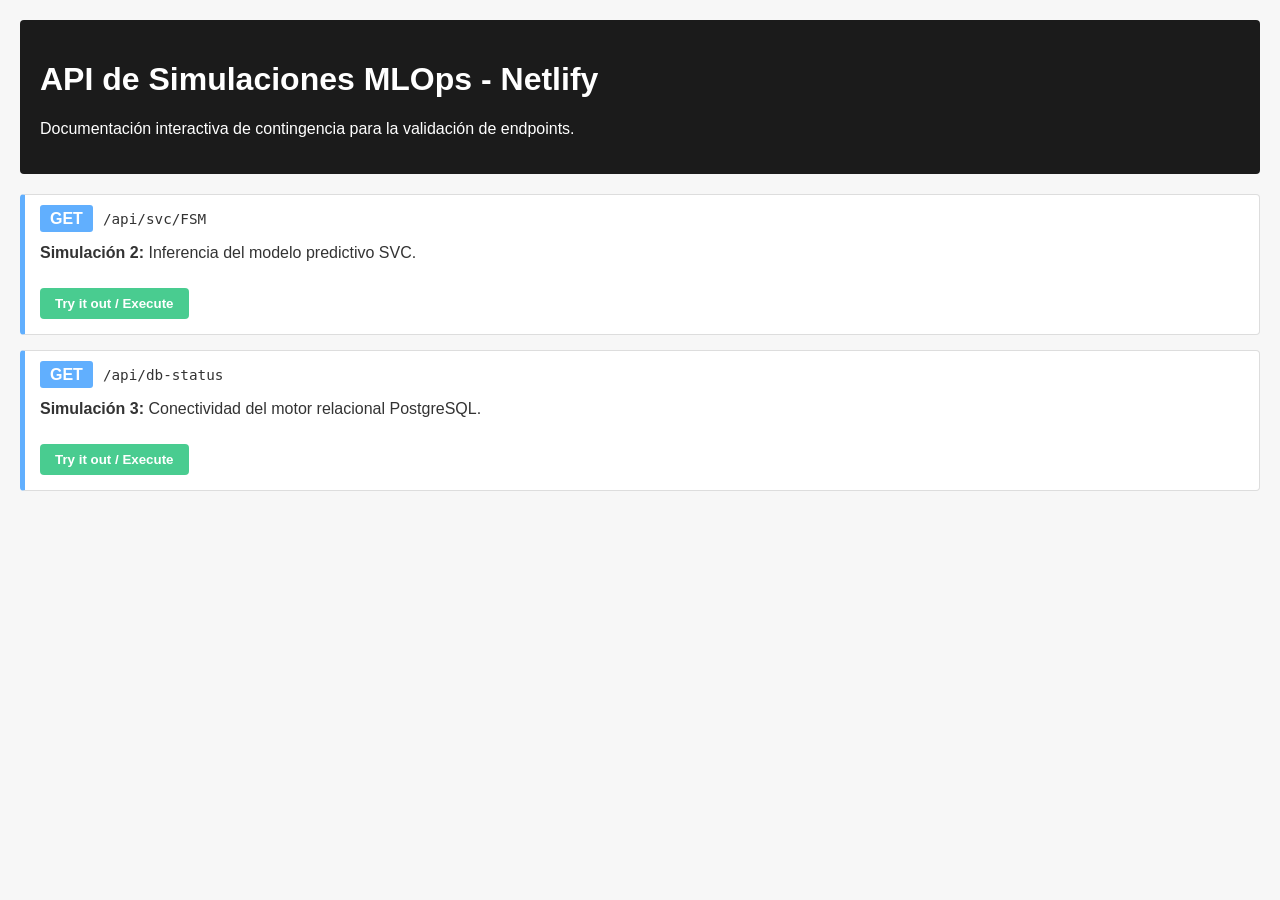
<file: index.html>
<!DOCTYPE html>
<html lang="es">
<head>
    <meta charset="UTF-8">
    <meta name="viewport" content="width=device-width, initial-scale=1.0">
    <title>API de Simulaciones MLOps - Netlify Docs</title>
    <style>
        body { font-family: sans-serif; background-color: #f7f7f7; margin: 0; padding: 20px; color: #333; }
        .header { background-color: #1b1b1b; color: white; padding: 20px; border-radius: 4px; margin-bottom: 20px; }
        .endpoint { background-color: white; border: 1px solid #ddd; border-radius: 4px; margin-bottom: 15px; padding: 15px; }
        .get { border-left: 5px solid #61affe; }
        .badge { background-color: #61affe; color: white; padding: 5px 10px; border-radius: 3px; font-weight: bold; }
        .path { font-family: monospace; font-size: 1.1em; margin-left: 10px; }
        button { background-color: #49cc90; color: white; border: none; padding: 8px 15px; border-radius: 4px; cursor: pointer; font-weight: bold; margin-top: 10px; }
        .response { background-color: #292a2d; color: #ff6b6b; padding: 15px; border-radius: 4px; font-family: monospace; margin-top: 10px; display: none; }
        .json-success { color: #a6e22e; }
    </style>
</head>
<body>

    <div class="header">
        <h1>API de Simulaciones MLOps - Netlify</h1>
        <p>Documentación interactiva de contingencia para la validación de endpoints.</p>
    </div>

    <div class="endpoint get">
        <span class="badge">GET</span><span class="path">/api/svc/FSM</span>
        <p><strong>Simulación 2:</strong> Inferencia del modelo predictivo SVC.</p>
        <button onclick="ejecutarSvc()">Try it out / Execute</button>
        <div id="res-svc" class="response">
            HTTP/1.1 503 Service Unavailable<br><br>
            {<br>
            &nbsp;&nbsp;"detail": "Modelo predictivo SVC no disponible en el almacenamiento estructural de Netlify."<br>
            }
        </div>
    </div>

    <div class="endpoint get">
        <span class="badge">GET</span><span class="path">/api/db-status</span>
        <p><strong>Simulación 3:</strong> Conectividad del motor relacional PostgreSQL.</p>
        <button onclick="ejecutarDb()">Try it out / Execute</button>
        <div id="res-db" class="response json-success">
            HTTP/1.1 200 OK<br><br>
            {<br>
            &nbsp;&nbsp;"status": "contingency_mode",<br>
            &nbsp;&nbsp;"detail": "El motor relacional externo no se encuentra accesible de forma directa en Netlify. Simulación completada."<br>
            }
        </div>
    </div>

    <script>
        function ejecutarSvc() { document.getElementById('res-svc').style.display = 'block'; }
        function ejecutarDb() { document.getElementById('res-db').style.display = 'block'; }
    </script>
</body>
</html>
</file>
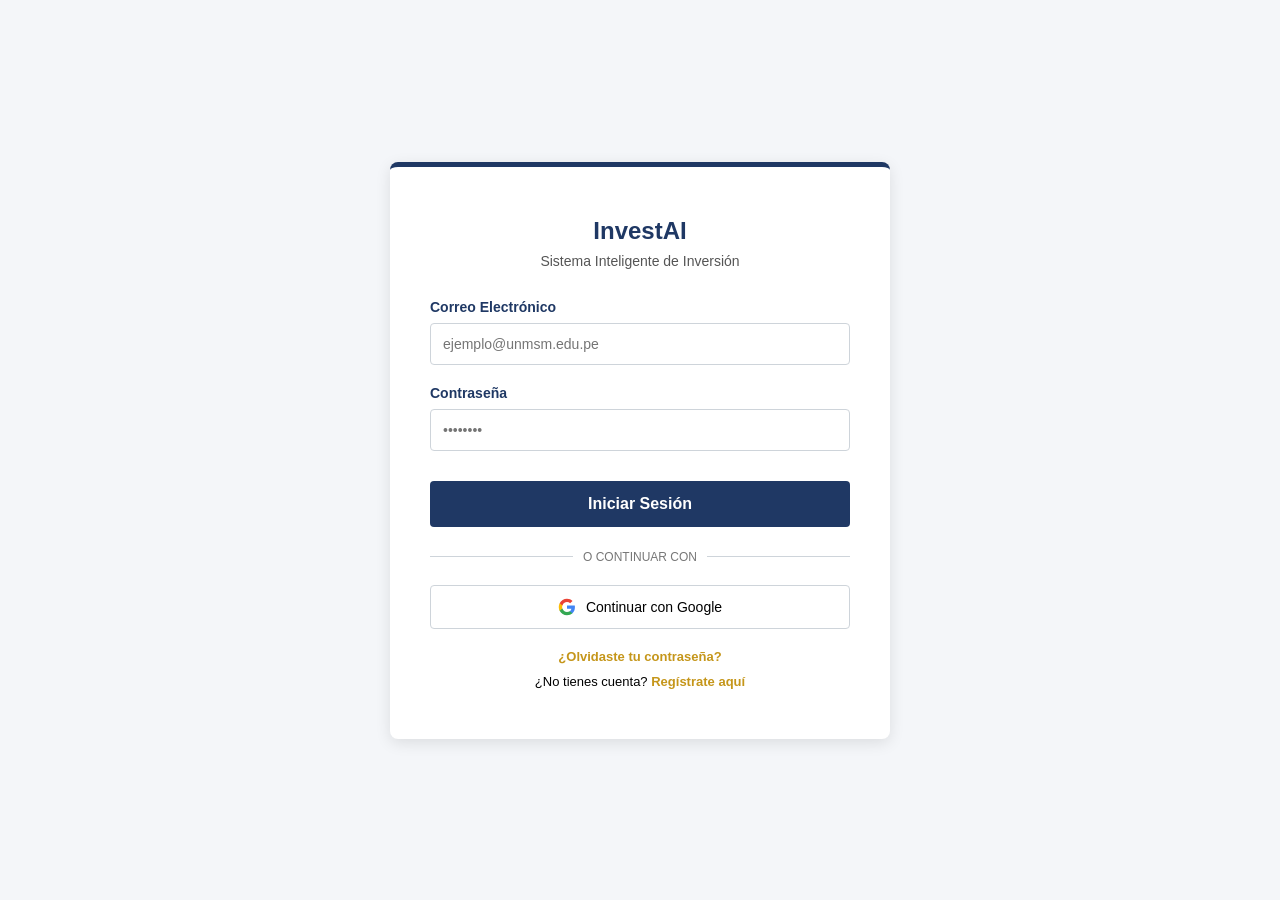
<file: autenticacion.html>
<!DOCTYPE html>
<html lang="es">
<head>
    <meta charset="UTF-8">
    <meta name="viewport" content="width=device-width, initial-scale=1.0">
    <title>InvestAI - Sistema Inteligente de Inversión</title>
    <style>
        /* ==========================================================================
           1. VARIABLES CORPORATIVAS Y ESTILOS BASE
           ========================================================================== */
        :root {
            --color-blanco: #FFFFFF;
            --color-primario: #1F3864; /* Azul Oscuro Corporativo */
            --color-acento: #C5961A;   /* Dorado Corporativo */
            --color-negro: #000000;
            --color-error: #DC3545;    /* Alerta Roja */
            --color-exito: #155724;    /* Verde de Éxito */
            --color-gris-fondo: #F4F6F9;
            --color-gris-borde: #CED4DA;
        }

        * {
            box-sizing: border-box;
            margin: 0;
            padding: 0;
        }

        body {
            font-family: 'Calibri', 'Inter', sans-serif;
            background-color: var(--color-gris-fondo);
            color: var(--color-negro);
            min-height: 100vh;
            display: flex;
            justify-content: center;
            align-items: center;
            padding: 20px;
        }

        /* Container Principal Adaptable (Diseño Responsivo Mobile 375x812) */
        .auth-container {
            background-color: var(--color-blanco);
            width: 100%;
            max-width: 450px;
            padding: 40px 30px;
            border-radius: 8px;
            box-shadow: 0 4px 15px rgba(0, 0, 0, 0.1);
            border-top: 5px solid var(--color-primario);
            transition: all 0.3s ease;
        }

        /* Estilos en resoluciones de Escritorio (1920x1080) */
        @media (min-width: 992px) {
            .auth-container {
                max-width: 500px;
                padding: 50px 40px;
            }
        }

        /* ==========================================================================
           2. COMPONENTES DE INTERFAZ (UI)
           ========================================================================== */
        .auth-header {
            text-align: center;
            margin-bottom: 30px;
        }

        .auth-header h1 {
            color: var(--color-primario);
            font-size: 24px;
            font-weight: bold;
            margin-bottom: 8px;
        }

        .auth-header p {
            color: #555;
            font-size: 14px;
        }

        .form-group {
            margin-bottom: 20px;
            position: relative;
        }

        .form-group label {
            display: block;
            margin-bottom: 8px;
            font-size: 14px;
            font-weight: bold;
            color: var(--color-primario);
        }

        .form-group input,
        .form-group select {
            width: 100%;
            padding: 12px;
            border: 1px solid var(--color-gris-borde);
            border-radius: 4px;
            font-size: 14px;
            transition: border-color 0.2s;
            font-family: 'Calibri', 'Inter', sans-serif;
        }

        .form-group input:focus,
        .form-group select:focus {
            outline: none;
            border-color: var(--color-acento);
        }

        /* ==========================================================================
           3. GRUPO DE CHECKBOX (Términos y Condiciones)
           ========================================================================== */
        .form-group-check {
            margin-bottom: 20px;
            display: flex;
            align-items: flex-start;
            gap: 10px;
        }

        .form-group-check input[type="checkbox"] {
            width: 18px;
            height: 18px;
            min-width: 18px; /* Evita que el checkbox se comprima */
            margin-top: 2px;
            accent-color: var(--color-primario);
            cursor: pointer;
        }

        .form-group-check label {
            font-size: 13px;
            color: #555;
            line-height: 1.5;
            cursor: pointer;
        }

        .form-group-check label a {
            color: var(--color-acento);
            font-weight: bold;
            text-decoration: none;
        }

        .form-group-check label a:hover {
            text-decoration: underline;
        }

        /* Botón Primario */
        .btn-primary {
            width: 100%;
            background-color: var(--color-primario);
            color: var(--color-blanco);
            padding: 14px;
            border: none;
            border-radius: 4px;
            font-size: 16px;
            font-weight: bold;
            cursor: pointer;
            transition: background-color 0.2s;
            margin-top: 10px;
            font-family: 'Calibri', 'Inter', sans-serif;
        }

        .btn-primary:hover {
            background-color: #152746;
        }

        /* Botón de Terceros (Google/GitHub) */
        .btn-oauth {
            width: 100%;
            background-color: var(--color-blanco);
            color: var(--color-negro);
            padding: 12px;
            border: 1px solid var(--color-gris-borde);
            border-radius: 4px;
            font-size: 14px;
            cursor: pointer;
            display: flex;
            justify-content: center;
            align-items: center;
            gap: 10px;
            margin-top: 12px;
            font-weight: 500;
            font-family: 'Calibri', 'Inter', sans-serif;
            transition: background-color 0.2s;
        }

        .btn-oauth:hover {
            background-color: #f8f9fa;
        }

        /* Ícono SVG de Google */
        .google-icon {
            width: 18px;
            height: 18px;
        }

        .divider {
            text-align: center;
            margin: 20px 0;
            position: relative;
        }

        .divider::before {
            content: "";
            position: absolute;
            left: 0;
            top: 50%;
            width: 100%;
            height: 1px;
            background-color: var(--color-gris-borde);
            z-index: 1;
        }

        .divider span {
            background-color: var(--color-blanco);
            padding: 0 10px;
            position: relative;
            z-index: 2;
            font-size: 12px;
            color: #777;
        }

        /* Enlaces de Navegación */
        .auth-links {
            margin-top: 20px;
            text-align: center;
            font-size: 13px;
        }

        .auth-links a {
            color: var(--color-acento);
            text-decoration: none;
            font-weight: bold;
        }

        .auth-links a:hover {
            text-decoration: underline;
        }

        /* Alertas de error inline */
        .error-message {
            color: var(--color-error);
            font-size: 12px;
            margin-top: 5px;
            display: none;
        }

        /* Alerta de éxito global */
        .alert-success {
            background-color: #D4EDDA;
            color: var(--color-exito);
            padding: 12px;
            border-radius: 4px;
            margin-bottom: 20px;
            font-size: 14px;
            display: none;
            text-align: center;
            border: 1px solid #C3E6CB;
        }

        /* Indicador de fortaleza de contraseña */
        .password-strength {
            margin-top: 6px;
            display: none;
        }

        .strength-bar {
            height: 4px;
            border-radius: 2px;
            background-color: var(--color-gris-borde);
            overflow: hidden;
            margin-bottom: 4px;
        }

        .strength-fill {
            height: 100%;
            border-radius: 2px;
            transition: width 0.3s, background-color 0.3s;
            width: 0%;
        }

        .strength-label {
            font-size: 11px;
            color: #777;
        }

        /* Regla SPA: Ocultar secciones inactivas */
        .auth-section {
            display: none;
        }

        .auth-section.active {
            display: block;
            animation: fadeIn 0.25s ease;
        }

        /* Transición suave al cambiar de pantalla */
        @keyframes fadeIn {
            from { opacity: 0; transform: translateY(6px); }
            to   { opacity: 1; transform: translateY(0); }
        }
    </style>
</head>
<body>

    <div class="auth-container">

        <!-- Alerta de éxito global compartida entre todas las secciones -->
        <div id="global-success" class="alert-success"></div>

        <!-- ================================================================
             SECCIÓN 1: INICIO DE SESIÓN
             ================================================================ -->
        <section id="section-login" class="auth-section active">
            <div class="auth-header">
                <h1>InvestAI</h1>
                <p>Sistema Inteligente de Inversión</p>
            </div>

            <form id="form-login" onsubmit="validarLogin(event)">
                <div class="form-group">
                    <label for="login-email">Correo Electrónico</label>
                    <input type="email" id="login-email" placeholder="ejemplo@unmsm.edu.pe" autocomplete="email">
                    <div id="error-login-email" class="error-message">Por favor, ingrese un correo válido.</div>
                </div>

                <div class="form-group">
                    <label for="login-password">Contraseña</label>
                    <input type="password" id="login-password" placeholder="••••••••" autocomplete="current-password">
                    <div id="error-login-password" class="error-message">La contraseña es obligatoria.</div>
                </div>

                <button type="submit" class="btn-primary">Iniciar Sesión</button>
            </form>

            <div class="divider"><span>O CONTINUAR CON</span></div>

            <!-- Botón OAuth Google con ícono SVG oficial -->
            <button class="btn-oauth" onclick="simularOAuth('Google')">
                <svg class="google-icon" viewBox="0 0 24 24" xmlns="http://www.w3.org/2000/svg">
                    <path d="M22.56 12.25c0-.78-.07-1.53-.2-2.25H12v4.26h5.92c-.26 1.37-1.04 2.53-2.21 3.31v2.77h3.57c2.08-1.92 3.28-4.74 3.28-8.09z" fill="#4285F4"/>
                    <path d="M12 23c2.97 0 5.46-.98 7.28-2.66l-3.57-2.77c-.98.66-2.23 1.06-3.71 1.06-2.86 0-5.29-1.93-6.16-4.53H2.18v2.84C3.99 20.53 7.7 23 12 23z" fill="#34A853"/>
                    <path d="M5.84 14.09c-.22-.66-.35-1.36-.35-2.09s.13-1.43.35-2.09V7.07H2.18C1.43 8.55 1 10.22 1 12s.43 3.45 1.18 4.93l2.85-2.22.81-.62z" fill="#FBBC05"/>
                    <path d="M12 5.38c1.62 0 3.06.56 4.21 1.64l3.15-3.15C17.45 2.09 14.97 1 12 1 7.7 1 3.99 3.47 2.18 7.07l3.66 2.84c.87-2.6 3.3-4.53 6.16-4.53z" fill="#EA4335"/>
                </svg>
                Continuar con Google
            </button>

            <div class="auth-links">
                <p><a href="#" onclick="navegarA('section-forgot')">¿Olvidaste tu contraseña?</a></p>
                <p style="margin-top: 10px;">¿No tienes cuenta? <a href="#" onclick="navegarA('section-register')">Regístrate aquí</a></p>
            </div>
        </section>

        <!-- ================================================================
             SECCIÓN 2: REGISTRO DE NUEVO USUARIO
             ================================================================ -->
        <section id="section-register" class="auth-section">
            <div class="auth-header">
                <h1>Crear Cuenta</h1>
                <p>Únete a la plataforma InvestAI</p>
            </div>

            <form id="form-register" onsubmit="validarRegistro(event)">

                <!-- Campo: Nombre Completo -->
                <div class="form-group">
                    <label for="reg-name">Nombre Completo</label>
                    <input type="text" id="reg-name" placeholder="Juan Pérez" autocomplete="name">
                    <div id="error-reg-name" class="error-message">El nombre es obligatorio.</div>
                </div>

                <!-- Campo: Correo Electrónico -->
                <div class="form-group">
                    <label for="reg-email">Correo Electrónico</label>
                    <input type="email" id="reg-email" placeholder="ejemplo@unmsm.edu.pe" autocomplete="email">
                    <div id="error-reg-email" class="error-message">Ingrese un correo válido.</div>
                </div>

                <!-- Campo: Perfil de Inversor -->
                <div class="form-group">
                    <label for="reg-profile">Perfil de Inversor</label>
                    <select id="reg-profile">
                        <option value="">Seleccione su perfil...</option>
                        <option value="conservador">Conservador (Bajo riesgo / Renta Fija)</option>
                        <option value="moderado">Moderado (Riesgo medio / Balanceado)</option>
                        <option value="agresivo">Agresivo (Alto riesgo / Acciones y Criptos)</option>
                    </select>
                    <div id="error-reg-profile" class="error-message">Debe seleccionar un perfil de inversor.</div>
                </div>

                <!-- Campo: Contraseña con indicador de fortaleza -->
                <div class="form-group">
                    <label for="reg-password">Contraseña</label>
                    <input type="password" id="reg-password" placeholder="Mínimo 6 caracteres"
                           autocomplete="new-password" oninput="evaluarFortaleza(this.value)">
                    <div id="error-reg-password" class="error-message">La contraseña debe tener al menos 6 caracteres.</div>
                    <!-- Barra de fortaleza de contraseña -->
                    <div class="password-strength" id="strength-container">
                        <div class="strength-bar">
                            <div class="strength-fill" id="strength-fill"></div>
                        </div>
                        <span class="strength-label" id="strength-label"></span>
                    </div>
                </div>

                <!-- NUEVO: Campo Confirmar Contraseña -->
                <div class="form-group">
                    <label for="reg-password-confirm">Confirmar Contraseña</label>
                    <input type="password" id="reg-password-confirm" placeholder="Repita su contraseña"
                           autocomplete="new-password">
                    <div id="error-reg-password-confirm" class="error-message">Las contraseñas no coinciden.</div>
                </div>

                <!-- NUEVO: Checkbox de Términos y Condiciones -->
                <div class="form-group-check">
                    <input type="checkbox" id="reg-terms">
                    <label for="reg-terms">
                        Acepto los <a href="#" onclick="alert('Términos y Condiciones de InvestAI.')">Términos y Condiciones</a>
                        y la <a href="#" onclick="alert('Política de Privacidad de InvestAI.')">Política de Privacidad</a>
                        de InvestAI.
                    </label>
                </div>
                <div id="error-reg-terms" class="error-message" style="margin-top: -14px; margin-bottom: 14px;">
                    Debe aceptar los términos y condiciones.
                </div>

                <button type="submit" class="btn-primary">Crear Cuenta</button>
            </form>

            <div class="auth-links">
                <p>¿Ya tienes una cuenta? <a href="#" onclick="navegarA('section-login')">Inicia sesión</a></p>
            </div>
        </section>

        <!-- ================================================================
             SECCIÓN 3: RECUPERACIÓN DE CONTRASEÑA
             ================================================================ -->
        <section id="section-forgot" class="auth-section">
            <div class="auth-header">
                <h1>Recuperar Clave</h1>
                <p>Le enviaremos un enlace de restauración a su correo</p>
            </div>

            <form id="form-forgot" onsubmit="validarRecuperacion(event)">
                <div class="form-group">
                    <label for="forgot-email">Correo Electrónico Registrado</label>
                    <input type="email" id="forgot-email" placeholder="ejemplo@unmsm.edu.pe" autocomplete="email">
                    <div id="error-forgot-email" class="error-message">Ingrese un correo válido.</div>
                </div>

                <button type="submit" class="btn-primary">Enviar Enlace de Recuperación</button>
            </form>

            <div class="auth-links">
                <p>Volver al <a href="#" onclick="navegarA('section-login')">Inicio de Sesión</a></p>
            </div>
        </section>

        <!-- ================================================================
             SECCIÓN 4: VERIFICACIÓN DE DOS FACTORES (2FA)
             ================================================================ -->
        <section id="section-2fa" class="auth-section">
            <div class="auth-header">
                <h1>Verificación 2FA</h1>
                <p>Ingrese el código de seguridad enviado a su dispositivo</p>
            </div>

            <form id="form-2fa" onsubmit="validar2FA(event)">
                <div class="form-group">
                    <label for="fa-code">Código de Seguridad (6 dígitos)</label>
                    <input type="text" id="fa-code" placeholder="123456" maxlength="6"
                           style="text-align: center; font-size: 22px; letter-spacing: 8px;"
                           oninput="this.value = this.value.replace(/[^0-9]/g, '')">
                    <div id="error-2fa-code" class="error-message">El código debe tener exactamente 6 números.</div>
                </div>

                <button type="submit" class="btn-primary">Verificar e Ingresar</button>
            </form>

            <div class="auth-links">
                <p>¿No recibiste el código? <a href="#" onclick="reenviarCodigo()">Reenviar código</a></p>
                <p style="margin-top: 10px;"><a href="#" onclick="navegarA('section-login')">← Volver al inicio</a></p>
            </div>
        </section>

    </div><!-- /auth-container -->

    <script>
        // ====================================================================
        // FUNCIÓN DE NAVEGACIÓN SPA
        // Oculta todas las secciones y activa solo la seleccionada,
        // sin recargar la página.
        // ====================================================================
        function navegarA(idSeccion) {
            // Ocultar alerta de éxito global al cambiar de pantalla
            document.getElementById('global-success').style.display = 'none';

            // Retirar clase activa de todas las secciones
            const secciones = document.querySelectorAll('.auth-section');
            secciones.forEach(sec => sec.classList.remove('active'));

            // Activar la sección solicitada
            document.getElementById(idSeccion).classList.add('active');

            // Limpiar todos los mensajes de error al navegar
            const errores = document.querySelectorAll('.error-message');
            errores.forEach(err => err.style.display = 'none');
        }

        // ====================================================================
        // VALIDACIÓN: INICIO DE SESIÓN
        // Verifica email y contraseña antes de avanzar al paso 2FA.
        // ====================================================================
        function validarLogin(event) {
            event.preventDefault();
            let esValido = true;

            const email = document.getElementById('login-email').value.trim();
            const pass  = document.getElementById('login-password').value;

            // Validar formato de email
            if (!email || !validarFormatoEmail(email)) {
                document.getElementById('error-login-email').style.display = 'block';
                esValido = false;
            } else {
                document.getElementById('error-login-email').style.display = 'none';
            }

            // Validar que la contraseña no esté vacía
            if (!pass) {
                document.getElementById('error-login-password').style.display = 'block';
                esValido = false;
            } else {
                document.getElementById('error-login-password').style.display = 'none';
            }

            // Si todo es válido, avanzar al módulo 2FA
            if (esValido) {
                navegarA('section-2fa');
            }
        }

        // ====================================================================
        // VALIDACIÓN: REGISTRO DE USUARIO
        // Incluye: nombre, email, perfil, contraseña, confirmar contraseña
        // y aceptación de términos y condiciones.
        // ====================================================================
        function validarRegistro(event) {
            event.preventDefault();
            let esValido = true;

            const name    = document.getElementById('reg-name').value.trim();
            const email   = document.getElementById('reg-email').value.trim();
            const profile = document.getElementById('reg-profile').value;
            const pass    = document.getElementById('reg-password').value;
            const passConf = document.getElementById('reg-password-confirm').value;
            const terms   = document.getElementById('reg-terms').checked;

            // Validar nombre completo
            if (!name) {
                document.getElementById('error-reg-name').style.display = 'block';
                esValido = false;
            } else {
                document.getElementById('error-reg-name').style.display = 'none';
            }

            // Validar formato de email
            if (!email || !validarFormatoEmail(email)) {
                document.getElementById('error-reg-email').style.display = 'block';
                esValido = false;
            } else {
                document.getElementById('error-reg-email').style.display = 'none';
            }

            // Validar selección de perfil de inversor
            if (!profile) {
                document.getElementById('error-reg-profile').style.display = 'block';
                esValido = false;
            } else {
                document.getElementById('error-reg-profile').style.display = 'none';
            }

            // Validar longitud mínima de contraseña
            if (pass.length < 6) {
                document.getElementById('error-reg-password').style.display = 'block';
                esValido = false;
            } else {
                document.getElementById('error-reg-password').style.display = 'none';
            }

            // NUEVA VALIDACIÓN: Verificar que las contraseñas coincidan
            if (pass !== passConf || passConf === '') {
                document.getElementById('error-reg-password-confirm').style.display = 'block';
                esValido = false;
            } else {
                document.getElementById('error-reg-password-confirm').style.display = 'none';
            }

            // NUEVA VALIDACIÓN: Verificar aceptación de términos y condiciones
            if (!terms) {
                document.getElementById('error-reg-terms').style.display = 'block';
                esValido = false;
            } else {
                document.getElementById('error-reg-terms').style.display = 'none';
            }

            // Si todo es válido: mostrar mensaje de éxito y redirigir al login
            if (esValido) {
                const mensaje = document.getElementById('global-success');
                mensaje.innerText = '¡Cuenta creada exitosamente! Ya puede iniciar sesión.';
                mensaje.style.display = 'block';
                document.getElementById('form-register').reset();
                document.getElementById('strength-container').style.display = 'none';
                navegarA('section-login');
            }
        }

        // ====================================================================
        // VALIDACIÓN: RECUPERACIÓN DE CONTRASEÑA
        // Verifica el email y muestra mensaje de confirmación de envío.
        // ====================================================================
        function validarRecuperacion(event) {
            event.preventDefault();
            const email = document.getElementById('forgot-email').value.trim();

            if (!email || !validarFormatoEmail(email)) {
                document.getElementById('error-forgot-email').style.display = 'block';
            } else {
                document.getElementById('error-forgot-email').style.display = 'none';
                const mensaje = document.getElementById('global-success');
                mensaje.innerText = 'Enlace enviado. Revise su bandeja de entrada.';
                mensaje.style.display = 'block';
                document.getElementById('form-forgot').reset();
                navegarA('section-login');
            }
        }

        // ====================================================================
        // VALIDACIÓN: CÓDIGO 2FA
        // Verifica que el código tenga exactamente 6 dígitos numéricos.
        // ====================================================================
        function validar2FA(event) {
            event.preventDefault();
            const code = document.getElementById('fa-code').value.trim();

            if (!code || code.length !== 6 || isNaN(code)) {
                document.getElementById('error-2fa-code').style.display = 'block';
            } else {
                document.getElementById('error-2fa-code').style.display = 'none';
                alert('¡Autenticación exitosa! Bienvenido a InvestAI.');
                // Aquí se redirigirá al dashboard principal del sistema
            }
        }

        // ====================================================================
        // REENVÍO DE CÓDIGO 2FA
        // Simula el reenvío del código y muestra feedback al usuario.
        // ====================================================================
        function reenviarCodigo() {
            const mensaje = document.getElementById('global-success');
            mensaje.innerText = 'Código reenviado. Revise su dispositivo.';
            mensaje.style.display = 'block';
        }

        // ====================================================================
        // EVALUADOR DE FORTALEZA DE CONTRASEÑA
        // Muestra una barra visual que indica la fortaleza en tiempo real.
        // ====================================================================
        function evaluarFortaleza(valor) {
            const contenedor = document.getElementById('strength-container');
            const barra      = document.getElementById('strength-fill');
            const etiqueta   = document.getElementById('strength-label');

            if (valor.length === 0) {
                contenedor.style.display = 'none';
                return;
            }

            contenedor.style.display = 'block';

            // Calcular puntuación de fortaleza
            let puntos = 0;
            if (valor.length >= 6)  puntos++;
            if (valor.length >= 10) puntos++;
            if (/[A-Z]/.test(valor)) puntos++;
            if (/[0-9]/.test(valor)) puntos++;
            if (/[^A-Za-z0-9]/.test(valor)) puntos++;

            // Asignar color y texto según puntuación
            if (puntos <= 1) {
                barra.style.width = '25%';
                barra.style.backgroundColor = '#DC3545'; /* Rojo - Débil */
                etiqueta.textContent = 'Contraseña débil';
                etiqueta.style.color = '#DC3545';
            } else if (puntos <= 3) {
                barra.style.width = '60%';
                barra.style.backgroundColor = '#FFC107'; /* Amarillo - Moderada */
                etiqueta.textContent = 'Contraseña moderada';
                etiqueta.style.color = '#856404';
            } else {
                barra.style.width = '100%';
                barra.style.backgroundColor = '#28A745'; /* Verde - Fuerte */
                etiqueta.textContent = 'Contraseña segura';
                etiqueta.style.color = '#155724';
            }
        }

        // ====================================================================
        // VALIDADOR DE FORMATO DE EMAIL
        // Usa expresión regular para verificar el formato estándar de email.
        // ====================================================================
        function validarFormatoEmail(email) {
            const regex = /^[^\s@]+@[^\s@]+\.[^\s@]+$/;
            return regex.test(email);
        }

        // ====================================================================
        // SIMULACIÓN DE AUTENTICACIÓN CON TERCEROS (OAuth)
        // ====================================================================
        function simularOAuth(plataforma) {
            alert('Redirigiendo de forma segura al servicio de autenticación de ' + plataforma + '...');
        }
    </script>
</body>
</html>
</file>
